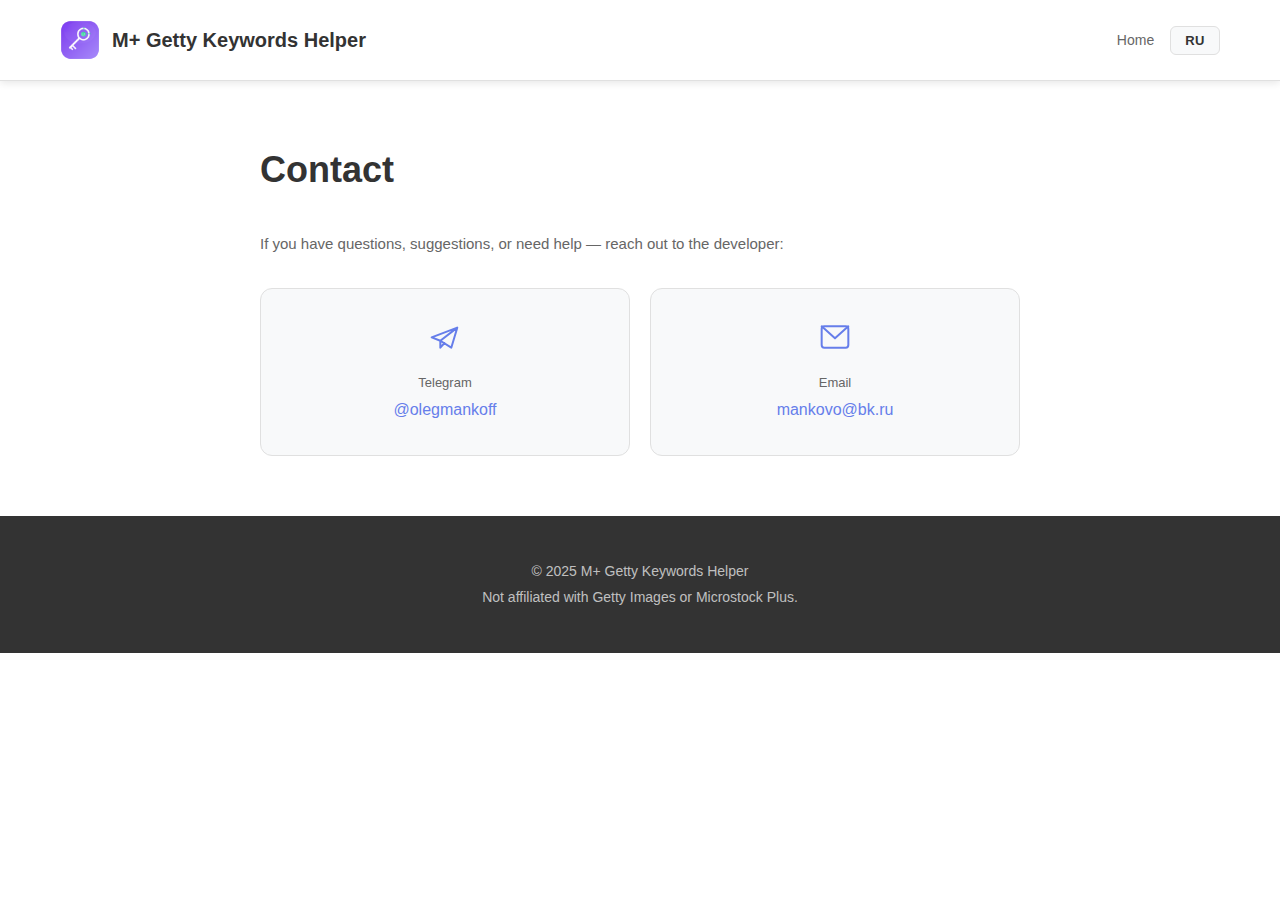
<file: contact.html>
<!DOCTYPE html>
<html lang="ru">
<head>
  <meta charset="UTF-8">
  <meta name="viewport" content="width=device-width, initial-scale=1.0">
  <title>Контакты — M+ Getty Keywords Helper</title>
  <link rel="stylesheet" href="style.css">
  <link rel="icon" type="image/png" href="icon128.png">
</head>
<body>
  <!-- Header -->
  <header class="header">
    <div class="container">
      <div class="logo">
        <a href="index.html" style="display:flex;align-items:center;gap:12px;text-decoration:none;color:inherit;">
          <img src="icon128.png" alt="Getty Keywords Helper" width="40" height="40" style="border-radius: 8px;">
          <span>M+ Getty Keywords Helper</span>
        </a>
      </div>
      <div class="header-right">
        <a href="index.html" class="header-link" data-lang-ru="На главную" data-lang-en="Home">На главную</a>
        <button class="lang-toggle" onclick="toggleLang()">EN</button>
      </div>
    </div>
  </header>

  <div class="privacy-content">
    <h1 data-lang-ru="Контакты" data-lang-en="Contact">Контакты</h1>

    <p data-lang-ru="Если у вас есть вопросы, предложения или нужна помощь — свяжитесь с разработчиком любым удобным способом:" data-lang-en="If you have questions, suggestions, or need help — reach out to the developer:">Если у вас есть вопросы, предложения или нужна помощь — свяжитесь с разработчиком любым удобным способом:</p>

    <div class="contact-cards">
      <a href="https://t.me/olegmankoff" target="_blank" class="contact-card">
        <div class="contact-icon">
          <svg width="32" height="32" viewBox="0 0 24 24" fill="none" stroke="currentColor" stroke-width="1.5" stroke-linecap="round" stroke-linejoin="round">
            <path d="M21.2 5L2 12.3l6.5 2.5M21.2 5l-4.5 15-8.2-5.2M21.2 5L8.5 14.8M8.5 14.8V20l3.1-3.5"/>
          </svg>
        </div>
        <div class="contact-label">Telegram</div>
        <div class="contact-value">@olegmankoff</div>
      </a>

      <a href="mailto:mankovo@bk.ru" class="contact-card">
        <div class="contact-icon">
          <svg width="32" height="32" viewBox="0 0 24 24" fill="none" stroke="currentColor" stroke-width="1.5" stroke-linecap="round" stroke-linejoin="round">
            <rect x="2" y="4" width="20" height="16" rx="2"/>
            <path d="M22 4L12 13 2 4"/>
          </svg>
        </div>
        <div class="contact-label">Email</div>
        <div class="contact-value">mankovo@bk.ru</div>
      </a>
    </div>
  </div>

  <!-- Footer -->
  <footer class="footer">
    <div class="container">
      <p>&copy; 2025 M+ Getty Keywords Helper</p>
      <p data-lang-ru="Не связано с Getty Images или Microstock Plus." data-lang-en="Not affiliated with Getty Images or Microstock Plus.">Not affiliated with Getty Images or Microstock Plus.</p>
    </div>
  </footer>

  <script>
    function toggleLang() {
      var current = localStorage.getItem('lang') || 'ru';
      setLang(current === 'ru' ? 'en' : 'ru');
    }

    function setLang(lang) {
      localStorage.setItem('lang', lang);
      document.documentElement.lang = lang;
      document.querySelectorAll('[data-lang-' + lang + ']').forEach(function(el) {
        el.textContent = el.getAttribute('data-lang-' + lang);
      });
      document.querySelectorAll('.lang-toggle').forEach(function(btn) {
        btn.textContent = lang === 'ru' ? 'EN' : 'RU';
      });
      document.title = lang === 'ru'
        ? 'Контакты — M+ Getty Keywords Helper'
        : 'Contact — M+ Getty Keywords Helper';
    }

    setLang(localStorage.getItem('lang') || (navigator.language.startsWith('ru') ? 'ru' : 'en'));
  </script>
</body>
</html>
</file>
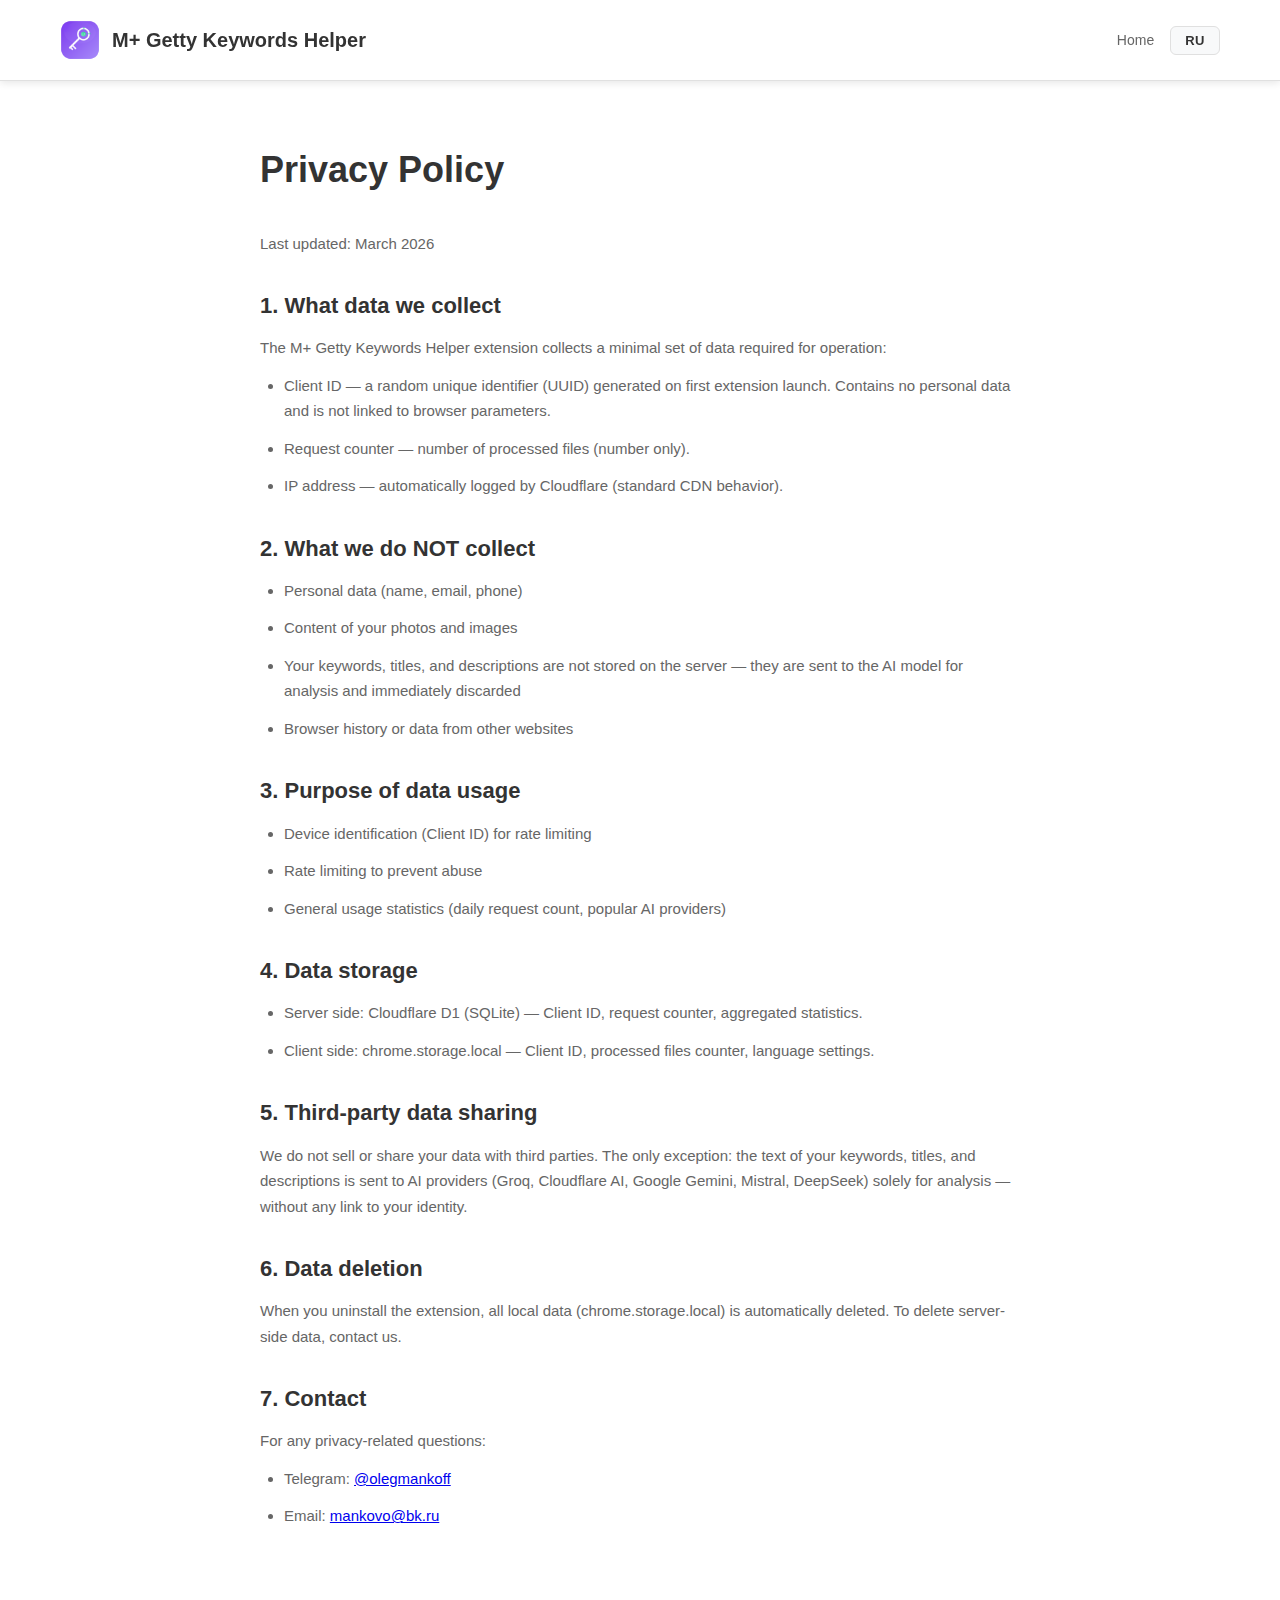
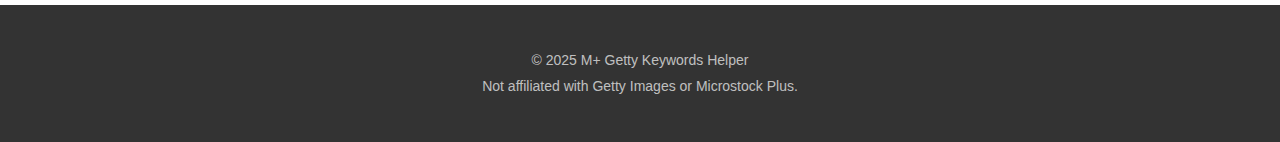
<file: privacy.html>
<!DOCTYPE html>
<html lang="ru">
<head>
  <meta charset="UTF-8">
  <meta name="viewport" content="width=device-width, initial-scale=1.0">
  <title>Privacy Policy — M+ Getty Keywords Helper</title>
  <link rel="stylesheet" href="style.css">
  <link rel="icon" type="image/png" href="icon128.png">
</head>
<body>
  <!-- Header -->
  <header class="header">
    <div class="container">
      <div class="logo">
        <a href="index.html" style="display:flex;align-items:center;gap:12px;text-decoration:none;color:inherit;">
          <img src="icon128.png" alt="Getty Keywords Helper" width="40" height="40" style="border-radius: 8px;">
          <span>M+ Getty Keywords Helper</span>
        </a>
      </div>
      <div class="header-right">
        <a href="index.html" class="header-link" data-lang-ru="На главную" data-lang-en="Home">На главную</a>
        <button class="lang-toggle" onclick="toggleLang()">EN</button>
      </div>
    </div>
  </header>

  <div class="privacy-content">
    <h1 data-lang-ru="Политика конфиденциальности" data-lang-en="Privacy Policy">Политика конфиденциальности</h1>

    <p data-lang-ru="Последнее обновление: март 2026" data-lang-en="Last updated: March 2026">Последнее обновление: март 2026</p>

    <h2 data-lang-ru="1. Какие данные мы собираем" data-lang-en="1. What data we collect">1. Какие данные мы собираем</h2>
    <p data-lang-ru="Расширение M+ Getty Keywords Helper собирает минимальный набор данных, необходимый для работы:" data-lang-en="The M+ Getty Keywords Helper extension collects a minimal set of data required for operation:">Расширение M+ Getty Keywords Helper собирает минимальный набор данных, необходимый для работы:</p>
    <ul>
      <li data-lang-ru="Client ID — случайный уникальный идентификатор (UUID), генерируемый при первом запуске расширения. Не содержит персональных данных и не привязан к параметрам браузера." data-lang-en="Client ID — a random unique identifier (UUID) generated on first extension launch. Contains no personal data and is not linked to browser parameters.">Client ID — случайный уникальный идентификатор (UUID), генерируемый при первом запуске расширения. Не содержит персональных данных и не привязан к параметрам браузера.</li>
      <li data-lang-ru="Счётчик запросов — количество обработанных файлов (только число)." data-lang-en="Request counter — number of processed files (number only).">Счётчик запросов — количество обработанных файлов (только число).</li>
      <li data-lang-ru="IP-адрес — автоматически фиксируется в логах Cloudflare (стандартное поведение CDN)." data-lang-en="IP address — automatically logged by Cloudflare (standard CDN behavior).">IP-адрес — автоматически фиксируется в логах Cloudflare (стандартное поведение CDN).</li>
    </ul>

    <h2 data-lang-ru="2. Что мы НЕ собираем" data-lang-en="2. What we do NOT collect">2. Что мы НЕ собираем</h2>
    <ul>
      <li data-lang-ru="Личные данные (имя, email, телефон)" data-lang-en="Personal data (name, email, phone)">Личные данные (имя, email, телефон)</li>
      <li data-lang-ru="Содержимое ваших фотографий и изображений" data-lang-en="Content of your photos and images">Содержимое ваших фотографий и изображений</li>
      <li data-lang-ru="Ваши ключевые слова, заголовки и описания не сохраняются на сервере — они передаются AI-модели для анализа и сразу удаляются" data-lang-en="Your keywords, titles, and descriptions are not stored on the server — they are sent to the AI model for analysis and immediately discarded">Ваши ключевые слова, заголовки и описания не сохраняются на сервере — они передаются AI-модели для анализа и сразу удаляются</li>
      <li data-lang-ru="Историю браузера или данные других сайтов" data-lang-en="Browser history or data from other websites">Историю браузера или данные других сайтов</li>
    </ul>

    <h2 data-lang-ru="3. Цели использования данных" data-lang-en="3. Purpose of data usage">3. Цели использования данных</h2>
    <ul>
      <li data-lang-ru="Идентификация устройства (Client ID) для ограничения частоты запросов" data-lang-en="Device identification (Client ID) for rate limiting">Идентификация устройства (Client ID) для ограничения частоты запросов</li>
      <li data-lang-ru="Ограничение частоты запросов (rate limiting) для защиты от злоупотреблений" data-lang-en="Rate limiting to prevent abuse">Ограничение частоты запросов (rate limiting) для защиты от злоупотреблений</li>
      <li data-lang-ru="Общая статистика использования (количество запросов в день, популярные AI-провайдеры)" data-lang-en="General usage statistics (daily request count, popular AI providers)">Общая статистика использования (количество запросов в день, популярные AI-провайдеры)</li>
    </ul>

    <h2 data-lang-ru="4. Хранение данных" data-lang-en="4. Data storage">4. Хранение данных</h2>
    <ul>
      <li data-lang-ru="Серверная сторона: Cloudflare D1 (SQLite) — Client ID, счётчик запросов, агрегированная статистика." data-lang-en="Server side: Cloudflare D1 (SQLite) — Client ID, request counter, aggregated statistics.">Серверная сторона: Cloudflare D1 (SQLite) — Client ID, счётчик запросов, агрегированная статистика.</li>
      <li data-lang-ru="Клиентская сторона: chrome.storage.local — Client ID, счётчик обработанных файлов, настройки языка." data-lang-en="Client side: chrome.storage.local — Client ID, processed files counter, language settings.">Клиентская сторона: chrome.storage.local — Client ID, счётчик обработанных файлов, настройки языка.</li>
    </ul>

    <h2 data-lang-ru="5. Передача данных третьим лицам" data-lang-en="5. Third-party data sharing">5. Передача данных третьим лицам</h2>
    <p data-lang-ru="Мы не продаём и не передаём ваши данные третьим лицам. Единственное исключение: текст ваших ключевых слов, заголовков и описаний передаётся AI-провайдерам (Groq, Cloudflare AI, Google Gemini, Mistral, DeepSeek) исключительно для анализа — без привязки к вашей личности." data-lang-en="We do not sell or share your data with third parties. The only exception: the text of your keywords, titles, and descriptions is sent to AI providers (Groq, Cloudflare AI, Google Gemini, Mistral, DeepSeek) solely for analysis — without any link to your identity.">Мы не продаём и не передаём ваши данные третьим лицам. Единственное исключение: текст ваших ключевых слов, заголовков и описаний передаётся AI-провайдерам (Groq, Cloudflare AI, Google Gemini, Mistral, DeepSeek) исключительно для анализа — без привязки к вашей личности.</p>

    <h2 data-lang-ru="6. Удаление данных" data-lang-en="6. Data deletion">6. Удаление данных</h2>
    <p data-lang-ru="При удалении расширения все локальные данные (chrome.storage.local) удаляются автоматически. Для удаления серверных данных свяжитесь с нами." data-lang-en="When you uninstall the extension, all local data (chrome.storage.local) is automatically deleted. To delete server-side data, contact us.">При удалении расширения все локальные данные (chrome.storage.local) удаляются автоматически. Для удаления серверных данных свяжитесь с нами.</p>

    <h2 data-lang-ru="7. Контакт" data-lang-en="7. Contact">7. Контакт</h2>
    <p><span data-lang-ru="По любым вопросам о конфиденциальности:" data-lang-en="For any privacy-related questions:">По любым вопросам о конфиденциальности:</span></p>
    <ul>
      <li>Telegram: <a href="https://t.me/olegmankoff" target="_blank">@olegmankoff</a></li>
      <li>Email: <a href="mailto:mankovo@bk.ru">mankovo@bk.ru</a></li>
    </ul>
  </div>

  <!-- Footer -->
  <footer class="footer">
    <div class="container">
      <p>&copy; 2025 M+ Getty Keywords Helper</p>
      <p data-lang-ru="Не связано с Getty Images или Microstock Plus." data-lang-en="Not affiliated with Getty Images or Microstock Plus.">Not affiliated with Getty Images or Microstock Plus.</p>
    </div>
  </footer>

  <script>
    function toggleLang() {
      var current = localStorage.getItem('lang') || 'ru';
      setLang(current === 'ru' ? 'en' : 'ru');
    }

    function setLang(lang) {
      localStorage.setItem('lang', lang);
      document.documentElement.lang = lang;
      document.querySelectorAll('[data-lang-' + lang + ']').forEach(function(el) {
        el.textContent = el.getAttribute('data-lang-' + lang);
      });
      document.querySelectorAll('.lang-toggle').forEach(function(btn) {
        btn.textContent = lang === 'ru' ? 'EN' : 'RU';
      });
      document.title = lang === 'ru'
        ? 'Политика конфиденциальности — M+ Getty Keywords Helper'
        : 'Privacy Policy — M+ Getty Keywords Helper';
    }

    setLang(localStorage.getItem('lang') || (navigator.language.startsWith('ru') ? 'ru' : 'en'));
  </script>
</body>
</html>
</file>
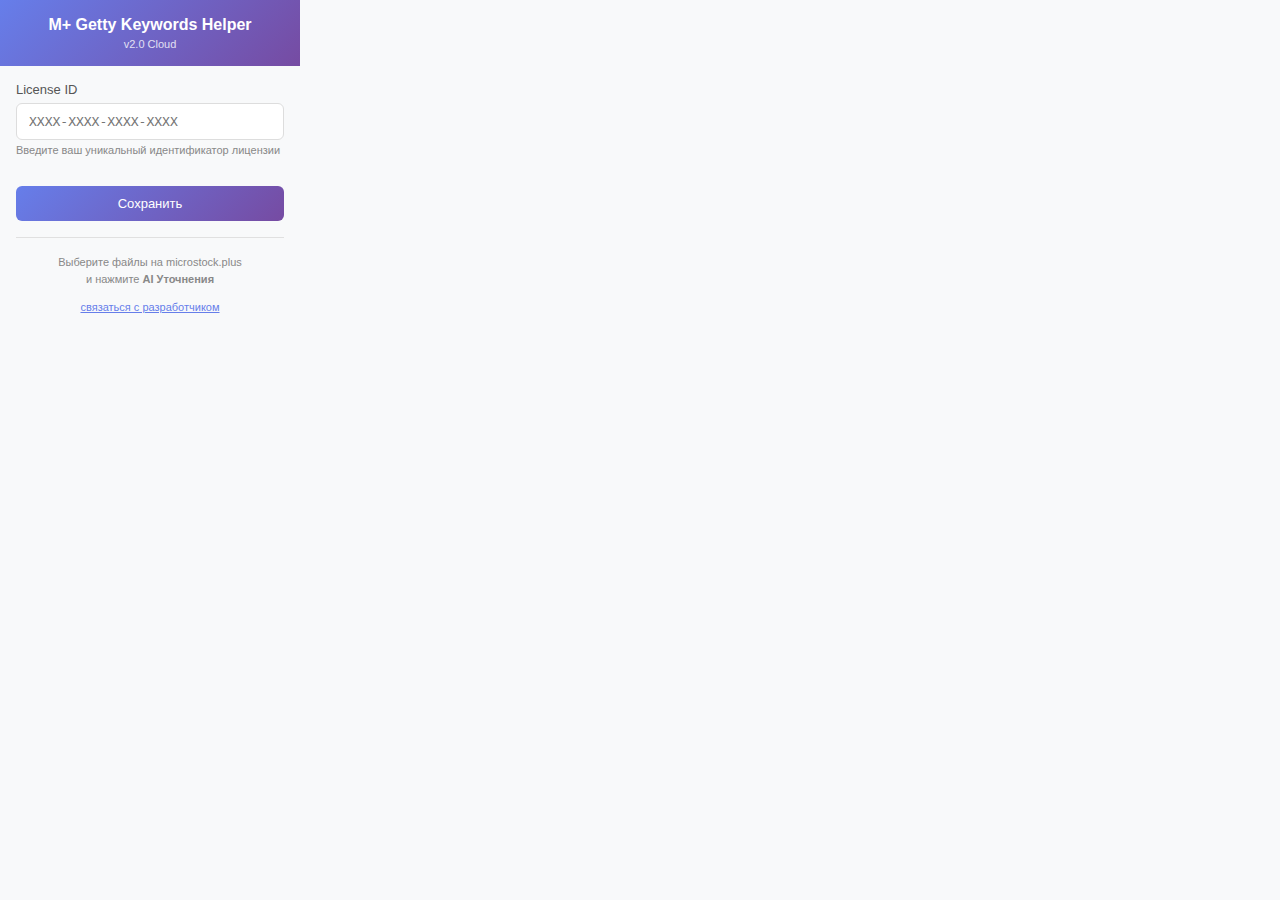
<file: getty-keywords-helper-cloud-v2.0/popup.html>
<!DOCTYPE html>
<html>
<head>
  <meta charset="UTF-8">
  <style>
    * {
      box-sizing: border-box;
      margin: 0;
      padding: 0;
    }
    
    body {
      width: 300px;
      font-family: -apple-system, BlinkMacSystemFont, 'Segoe UI', Roboto, sans-serif;
      font-size: 13px;
      color: #333;
      background: #f8f9fa;
    }
    
    .header {
      background: linear-gradient(135deg, #667eea 0%, #764ba2 100%);
      color: white;
      padding: 16px;
      text-align: center;
    }
    
    .header h1 {
      font-size: 16px;
      font-weight: 600;
      margin-bottom: 4px;
    }
    
    .header .version {
      font-size: 11px;
      opacity: 0.8;
    }
    
    .content {
      padding: 16px;
    }
    
    .field {
      margin-bottom: 14px;
    }
    
    .field label {
      display: block;
      font-weight: 500;
      margin-bottom: 6px;
      color: #555;
    }
    
    .field input {
      width: 100%;
      padding: 10px 12px;
      border: 1px solid #ddd;
      border-radius: 6px;
      font-size: 13px;
      font-family: monospace;
      transition: border-color 0.2s;
    }
    
    .field input:focus {
      outline: none;
      border-color: #667eea;
    }
    
    .field .hint {
      font-size: 11px;
      color: #888;
      margin-top: 4px;
    }
    
    .btn-save {
      width: 100%;
      padding: 10px 16px;
      border: none;
      border-radius: 6px;
      font-size: 13px;
      font-weight: 500;
      cursor: pointer;
      transition: all 0.2s;
      background: linear-gradient(135deg, #667eea 0%, #764ba2 100%);
      color: white;
      margin-top: 16px;
    }
    
    .btn-save:hover {
      transform: translateY(-1px);
      box-shadow: 0 4px 8px rgba(102, 126, 234, 0.4);
    }
    
    .btn-stop {
      width: 100%;
      padding: 10px 16px;
      border: none;
      border-radius: 6px;
      font-size: 13px;
      font-weight: 500;
      cursor: pointer;
      transition: all 0.2s;
      background: linear-gradient(135deg, #eb3349 0%, #f45c43 100%);
      color: white;
      margin-top: 12px;
      display: none;
    }
    
    .btn-stop.visible {
      display: block;
    }
    
    .btn-stop:hover {
      transform: translateY(-1px);
      box-shadow: 0 4px 8px rgba(235, 51, 73, 0.4);
    }
    
    .btn-stop:disabled {
      opacity: 0.5;
      cursor: not-allowed;
      transform: none;
    }
    
    .status {
      margin-top: 12px;
      padding: 10px;
      border-radius: 6px;
      font-size: 12px;
      text-align: center;
      display: none;
    }
    
    .status.success {
      display: block;
      background: #d4edda;
      color: #155724;
    }
    
    .status.error {
      display: block;
      background: #f8d7da;
      color: #721c24;
    }
    
    .divider {
      height: 1px;
      background: #e0e0e0;
      margin: 16px 0;
    }
    
    .info {
      font-size: 11px;
      color: #888;
      text-align: center;
      line-height: 1.5;
    }
    
    .contact {
      margin-top: 12px;
      text-align: center;
    }
    
    .contact a {
      font-size: 11px;
      color: #667eea;
      text-decoration: underline;
      cursor: pointer;
    }
    
    .contact a:hover {
      color: #764ba2;
    }
  </style>
</head>
<body>
  <div class="header">
    <h1>M+ Getty Keywords Helper</h1>
    <div class="version">v2.0 Cloud</div>
  </div>
  
  <div class="content">
    <div class="field">
      <label>License ID</label>
      <input type="text" id="licenseId" placeholder="XXXX-XXXX-XXXX-XXXX">
      <div class="hint">Введите ваш уникальный идентификатор лицензии</div>
    </div>
    
    <button class="btn-save" id="saveBtn">Сохранить</button>
    
    <div class="status" id="status"></div>
    
    <div class="divider"></div>
    
    <div class="info">
      Выберите файлы на microstock.plus<br>
      и нажмите <strong>AI Уточнения</strong>
    </div>
    
    <div class="contact">
      <a href="https://t.me/olegmankoff" target="_blank">связаться с разработчиком</a>
    </div>
    
    <button class="btn-stop" id="stopBtn">Stop</button>
  </div>
  
  <script src="popup.js"></script>
</body>
</html>
</file>
<file: style.css>
* {
  margin: 0;
  padding: 0;
  box-sizing: border-box;
}

:root {
  --primary: #667eea;
  --primary-dark: #764ba2;
  --success: #11998e;
  --text: #333;
  --text-light: #666;
  --bg: #ffffff;
  --bg-light: #f8f9fa;
  --border: #e0e0e0;
  --shadow: rgba(0, 0, 0, 0.1);
}

body {
  font-family: -apple-system, BlinkMacSystemFont, 'Segoe UI', Roboto, 'Helvetica Neue', Arial, sans-serif;
  color: var(--text);
  line-height: 1.6;
  background: var(--bg);
}

.container {
  max-width: 1200px;
  margin: 0 auto;
  padding: 0 20px;
}

/* Header */
.header {
  background: white;
  border-bottom: 1px solid var(--border);
  padding: 20px 0;
  position: sticky;
  top: 0;
  z-index: 100;
  box-shadow: 0 2px 8px var(--shadow);
}

.header .container {
  display: flex;
  justify-content: space-between;
  align-items: center;
}

.logo {
  display: flex;
  align-items: center;
  gap: 12px;
  font-size: 20px;
  font-weight: 600;
  color: var(--text);
}

.header-right {
  display: flex;
  align-items: center;
  gap: 16px;
}

.header-link {
  color: var(--text-light);
  text-decoration: none;
  font-size: 14px;
  font-weight: 500;
  transition: color 0.2s;
}

.header-link:hover {
  color: var(--primary);
}

.lang-toggle {
  padding: 6px 14px;
  background: var(--bg-light);
  border: 1px solid var(--border);
  border-radius: 6px;
  font-size: 13px;
  font-weight: 600;
  color: var(--text);
  cursor: pointer;
  transition: all 0.2s;
  letter-spacing: 0.5px;
}

.lang-toggle:hover {
  border-color: var(--primary);
  color: var(--primary);
  background: rgba(102, 126, 234, 0.08);
}

/* Hero */
.hero {
  padding: 80px 0 40px;
  text-align: center;
  background: linear-gradient(180deg, #eef1ff 0%, #f3eeff 40%, #ffffff 100%);
}

.hero h1 {
  font-size: 52px;
  font-weight: 700;
  margin-bottom: 24px;
  line-height: 1.15;
  background: linear-gradient(135deg, var(--primary) 0%, var(--primary-dark) 100%);
  -webkit-background-clip: text;
  -webkit-text-fill-color: transparent;
  background-clip: text;
}

.subtitle {
  font-size: 20px;
  color: var(--text-light);
  margin-bottom: 48px;
  max-width: 600px;
  margin-left: auto;
  margin-right: auto;
  line-height: 1.5;
}

/* Hero CTA - большая главная кнопка */
.btn-hero {
  padding: 20px 48px;
  font-size: 20px;
  border-radius: 12px;
  box-shadow: 0 8px 30px rgba(102, 126, 234, 0.4);
  margin-bottom: 16px;
}

.btn-hero:hover {
  transform: translateY(-3px);
  box-shadow: 0 12px 40px rgba(102, 126, 234, 0.5);
}

.btn-hero svg {
  width: 28px;
  height: 28px;
}

/* Hero Key */
.hero-key {
  font-size: 15px;
  color: var(--text-light);
  margin-bottom: 32px;
}

.hero-key code {
  background: #fff3cd;
  padding: 6px 14px;
  border-radius: 6px;
  font-family: 'Courier New', monospace;
  font-weight: 600;
  font-size: 15px;
  color: #856404;
  margin-left: 8px;
}

/* Hero FAQ - компактный горизонтальный */
.hero-faq {
  display: flex;
  gap: 12px;
  justify-content: center;
  align-items: center;
}

.hero-faq-item {
  display: flex;
  align-items: center;
  gap: 8px;
}

.hero-faq-q {
  font-size: 14px;
  color: var(--text-light);
}

.hero-faq-a {
  font-size: 14px;
  font-weight: 600;
  color: var(--primary);
}

.hero-faq-divider {
  color: var(--border);
  font-size: 20px;
}

.btn {
  display: inline-flex;
  align-items: center;
  gap: 8px;
  padding: 14px 28px;
  border-radius: 8px;
  font-size: 16px;
  font-weight: 600;
  text-decoration: none;
  transition: all 0.2s;
  cursor: pointer;
  border: none;
}

.btn-primary {
  background: linear-gradient(135deg, var(--primary) 0%, var(--primary-dark) 100%);
  color: white;
  box-shadow: 0 4px 12px rgba(102, 126, 234, 0.3);
}

.btn-primary:hover {
  transform: translateY(-2px);
  box-shadow: 0 6px 20px rgba(102, 126, 234, 0.4);
}

.btn-secondary {
  background: white;
  color: var(--primary);
  border: 2px solid var(--primary);
}

.btn-secondary:hover {
  background: var(--bg-light);
}

/* Video */
.video-container {
  max-width: 800px;
  margin: 0 auto 60px;
  border-radius: 16px;
  overflow: hidden;
  box-shadow: 0 10px 40px rgba(0, 0, 0, 0.15);
  aspect-ratio: 16 / 9;
}

.video-container iframe {
  width: 100%;
  height: 100%;
  border: none;
}

/* Diagram */
.diagram-container {
  max-width: 900px;
  margin: 0 auto 60px;
}

.diagram-img {
  width: 100%;
  height: auto;
}

.key-info {
  display: inline-flex;
  align-items: center;
  gap: 8px;
  padding: 12px 20px;
  background: #fff3cd;
  border: 1px solid #ffc107;
  border-radius: 8px;
  font-size: 14px;
  color: #856404;
}

.key-info code {
  background: white;
  padding: 4px 12px;
  border-radius: 4px;
  font-family: 'Courier New', monospace;
  font-weight: 600;
  font-size: 15px;
  color: var(--primary);
}

/* What's New */
.whats-new {
  padding: 60px 0;
  background: white;
}

.whats-new-card {
  max-width: 800px;
  margin: 0 auto;
  padding: 48px;
  background: linear-gradient(135deg, #f0f4ff 0%, #faf0ff 100%);
  border-radius: 20px;
  border: 1px solid rgba(102, 126, 234, 0.15);
  box-shadow: 0 4px 24px rgba(102, 126, 234, 0.1);
}

.whats-new-toggle {
  display: flex;
  align-items: center;
  justify-content: center;
  gap: 12px;
  width: 100%;
  background: none;
  border: none;
  cursor: pointer;
  padding: 0;
}

.whats-new-toggle h2 {
  text-align: center;
  font-size: 32px;
  margin: 0;
  background: linear-gradient(135deg, var(--primary) 0%, var(--primary-dark) 100%);
  -webkit-background-clip: text;
  -webkit-text-fill-color: transparent;
  background-clip: text;
}

.whats-new-arrow {
  color: var(--primary);
  transition: transform 0.3s ease;
  flex-shrink: 0;
}

.whats-new-card.open .whats-new-arrow {
  transform: rotate(180deg);
}

.whats-new-list {
  display: flex;
  flex-direction: column;
  gap: 16px;
  max-height: 0;
  overflow: hidden;
  transition: max-height 0.4s ease, margin-top 0.3s ease;
  margin-top: 0;
}

.whats-new-card.open .whats-new-list {
  max-height: 900px;
  margin-top: 32px;
}

.whats-new-item {
  display: flex;
  align-items: flex-start;
  gap: 16px;
  padding: 16px 20px;
  background: white;
  border-radius: 12px;
  box-shadow: 0 2px 8px rgba(0, 0, 0, 0.06);
}

.whats-new-icon {
  flex-shrink: 0;
  width: 40px;
  height: 40px;
  border-radius: 10px;
  display: flex;
  align-items: center;
  justify-content: center;
  margin-top: 2px;
}

.whats-new-icon--ai { background: #e8f5e9; color: #2e7d32; }
.whats-new-icon--stable { background: #e3f2fd; color: #1565c0; }
.whats-new-icon--retry { background: #fff3e0; color: #e65100; }
.whats-new-icon--counter { background: #f3e5f5; color: #7b1fa2; }
.whats-new-icon--lock { background: #fce4ec; color: #c62828; }
.whats-new-icon--id { background: #e0f2f1; color: #00695c; }

.whats-new-icon svg {
  stroke: currentColor;
}

.whats-new-item strong {
  display: block;
  font-size: 16px;
  color: var(--text);
  margin-bottom: 4px;
}

.whats-new-item p {
  font-size: 14px;
  color: var(--text-light);
  line-height: 1.5;
  margin: 0;
}

@media (max-width: 768px) {
  .whats-new-card {
    padding: 32px 20px;
  }

  .whats-new-card h2 {
    font-size: 24px;
  }
}

/* Screenshots */
.screenshots {
  padding: 60px 0;
  background: white;
}

.screenshot-grid {
  display: grid;
  grid-template-columns: repeat(2, 1fr);
  gap: 40px;
  align-items: start;
}

.screenshot-card {
  text-align: center;
}

.screenshot-img {
  width: 100%;
  height: 300px;
  object-fit: cover;
  object-position: top left;
  border-radius: 12px;
  box-shadow: 0 8px 30px rgba(0, 0, 0, 0.15);
  transition: transform 0.3s ease, box-shadow 0.3s ease;
  cursor: pointer;
  margin-bottom: 24px;
}

.screenshot-img:hover {
  transform: scale(1.02);
  box-shadow: 0 12px 40px rgba(0, 0, 0, 0.2);
}

.screenshot-card h3 {
  font-size: 24px;
  margin-bottom: 12px;
  color: var(--text);
}

.screenshot-card p {
  color: var(--text-light);
  font-size: 16px;
}

/* Lightbox */
.lightbox {
  position: fixed;
  top: 0;
  left: 0;
  width: 100%;
  height: 100%;
  background: rgba(0, 0, 0, 0.85);
  display: flex;
  align-items: center;
  justify-content: center;
  z-index: 9999;
  opacity: 0;
  visibility: hidden;
  transition: opacity 0.3s ease, visibility 0.3s ease;
  cursor: pointer;
}

.lightbox.active {
  opacity: 1;
  visibility: visible;
}

.lightbox img {
  max-width: 90%;
  max-height: 90%;
  border-radius: 12px;
  box-shadow: 0 20px 60px rgba(0, 0, 0, 0.5);
  transform: scale(0.9);
  transition: transform 0.3s ease;
}

.lightbox.active img {
  transform: scale(1);
}

/* Features */
.features {
  padding: 80px 0;
  background: var(--bg-light);
}

.features h2 {
  text-align: center;
  font-size: 40px;
  margin-bottom: 60px;
  color: var(--text);
}

/* FAQ Section */
.faq-section {
  max-width: 700px;
  margin: 0 auto;
  display: flex;
  flex-direction: column;
  gap: 20px;
}

.faq-card {
  background: white;
  border-radius: 12px;
  padding: 24px 28px;
  box-shadow: 0 4px 15px rgba(0, 0, 0, 0.08);
  text-align: left;
}

.faq-q {
  font-size: 17px;
  font-weight: 600;
  color: var(--primary);
  margin-bottom: 10px;
}

.faq-a {
  font-size: 15px;
  color: var(--text-light);
  line-height: 1.6;
}

/* Installation */
.installation {
  padding: 80px 0;
  background: white;
}

.installation h2 {
  text-align: center;
  font-size: 40px;
  margin-bottom: 60px;
  color: var(--text);
}

.install-steps {
  max-width: 800px;
  margin: 0 auto;
}

.step {
  display: flex;
  gap: 24px;
  margin-bottom: 40px;
  align-items: flex-start;
}

.step-number {
  flex-shrink: 0;
  width: 48px;
  height: 48px;
  background: linear-gradient(135deg, var(--primary) 0%, var(--primary-dark) 100%);
  color: white;
  border-radius: 50%;
  display: flex;
  align-items: center;
  justify-content: center;
  font-size: 20px;
  font-weight: 700;
}

.step-content h3 {
  font-size: 20px;
  margin-bottom: 8px;
  color: var(--text);
}

.step-content p {
  color: var(--text-light);
  margin-bottom: 16px;
  font-size: 15px;
}

.step-content code {
  background: var(--bg-light);
  padding: 4px 12px;
  border-radius: 4px;
  font-family: 'Courier New', monospace;
  font-size: 14px;
  color: var(--primary);
}

.step-content code.highlight {
  background: #fff3cd;
  color: #856404;
  font-weight: 600;
  padding: 6px 16px;
  font-size: 16px;
}

.install-warning {
  margin-top: 32px;
  padding: 16px 20px;
  background: rgba(251, 191, 36, 0.08);
  border: 1px solid rgba(251, 191, 36, 0.25);
  border-radius: 10px;
  display: flex;
  align-items: center;
  gap: 12px;
}

.install-warning svg {
  flex-shrink: 0;
  color: #FBBF24;
  margin-top: 0;
}

.install-warning p {
  margin: 0;
  color: var(--text-light);
  font-size: 13px;
  line-height: 1.5;
}

.install-help {
  margin-top: 60px;
  padding: 24px;
  background: var(--bg-light);
  border-radius: 12px;
  display: flex;
  align-items: center;
  gap: 12px;
  justify-content: center;
}

.install-help svg {
  flex-shrink: 0;
  color: var(--primary);
}

.install-help p {
  margin: 0;
  color: var(--text-light);
}

.install-help a {
  color: var(--primary);
  font-weight: 600;
  text-decoration: none;
}

.install-help a:hover {
  text-decoration: underline;
}

/* Beta Info */
.beta-info {
  padding: 80px 0;
  background: var(--bg-light);
}

.beta-card {
  max-width: 700px;
  margin: 0 auto;
  padding: 48px;
  background: white;
  border-radius: 16px;
  box-shadow: 0 4px 24px var(--shadow);
  text-align: center;
}

.beta-card h2 {
  font-size: 32px;
  margin-bottom: 16px;
  color: var(--text);
}

.beta-card > p {
  font-size: 16px;
  color: var(--text-light);
  margin-bottom: 32px;
  line-height: 1.6;
}

.beta-features {
  display: flex;
  flex-direction: column;
  gap: 16px;
  margin-bottom: 32px;
  text-align: left;
}

.beta-feature {
  display: flex;
  align-items: center;
  gap: 12px;
  padding: 16px;
  background: var(--bg-light);
  border-radius: 8px;
}

.beta-feature svg {
  flex-shrink: 0;
}

.beta-feature span {
  font-size: 15px;
  color: var(--text);
}

/* Footer */
.footer {
  padding: 40px 0;
  background: var(--text);
  color: rgba(255, 255, 255, 0.7);
  text-align: center;
}

.footer p {
  margin: 4px 0;
  font-size: 14px;
}

/* Responsive */
@media (max-width: 768px) {
  .hero h1 {
    font-size: 32px;
  }

  .subtitle {
    font-size: 16px;
  }

  .btn-hero {
    padding: 16px 32px;
    font-size: 18px;
  }

  .hero-faq {
    flex-direction: column;
    gap: 8px;
  }

  .hero-faq-divider {
    display: none;
  }

  .hero-faq-item {
    width: 100%;
    max-width: 340px;
  }

  .hero-actions {
    flex-direction: column;
    align-items: stretch;
  }

  .screenshot-grid {
    grid-template-columns: 1fr;
  }

  .screenshot-img {
    height: 250px;
  }

  .step {
    flex-direction: column;
  }

  .beta-card {
    padding: 32px 24px;
  }

  .header .container {
    flex-direction: column;
    gap: 16px;
  }
}

/* Browser links */
.browser-links {
  display: flex;
  gap: 8px;
  flex-wrap: wrap;
  margin: 12px 0;
}

.browser-link {
  display: inline-flex;
  align-items: center;
  gap: 6px;
  padding: 8px 16px;
  background: var(--bg-card);
  border: 1px solid var(--border);
  border-radius: 8px;
  color: var(--text);
  text-decoration: none;
  font-size: 14px;
  font-weight: 500;
  transition: all 0.2s;
  cursor: pointer;
}

.browser-link:hover {
  border-color: var(--primary);
  color: var(--primary);
  background: rgba(99, 102, 241, 0.1);
}

.browser-link.active {
  border-color: var(--primary);
  color: var(--primary);
  background: rgba(99, 102, 241, 0.1);
}

.ext-url-bar {
  display: flex;
  align-items: center;
  gap: 8px;
  padding: 8px 12px;
  background: var(--bg-card);
  border: 1px solid var(--border);
  border-radius: 8px;
  margin: 8px 0;
}

.ext-url-bar code {
  flex: 1;
  font-size: 14px;
  color: var(--primary);
  user-select: all;
}

.ext-url-copy {
  display: inline-flex;
  align-items: center;
  gap: 4px;
  padding: 4px 12px;
  background: var(--primary);
  color: white;
  border: none;
  border-radius: 6px;
  font-size: 12px;
  cursor: pointer;
  white-space: nowrap;
  transition: background 0.2s;
}

.ext-url-copy:hover {
  background: var(--primary-hover, #818cf8);
}

.browser-hint {
  font-size: 12px;
  color: var(--text-dim);
  margin-top: 4px;
}

/* Footer links */
.footer-links {
  margin: 8px 0;
}

.footer-links a {
  color: var(--primary);
  text-decoration: none;
  font-size: 13px;
  transition: color 0.2s;
}

.footer-links a:hover {
  color: #8da2ff;
}

/* Privacy page */
.privacy-content {
  max-width: 800px;
  margin: 0 auto;
  padding: 60px 20px;
}

.privacy-content h1 {
  font-size: 36px;
  margin-bottom: 32px;
  color: var(--text);
}

.privacy-content h2 {
  font-size: 22px;
  margin-top: 32px;
  margin-bottom: 12px;
  color: var(--text);
}

.privacy-content p,
.privacy-content li {
  font-size: 15px;
  color: var(--text-light);
  line-height: 1.7;
  margin-bottom: 12px;
}

.privacy-content ul {
  padding-left: 24px;
  margin-bottom: 16px;
}

/* Contact page */
.contact-cards {
  display: flex;
  gap: 20px;
  margin-top: 32px;
}

.contact-card {
  flex: 1;
  display: flex;
  flex-direction: column;
  align-items: center;
  padding: 32px 20px;
  border: 1px solid var(--border);
  border-radius: 12px;
  text-decoration: none;
  color: var(--text);
  transition: all 0.2s;
  background: var(--bg-light);
}

.contact-card:hover {
  border-color: var(--primary);
  box-shadow: 0 4px 16px rgba(102, 126, 234, 0.15);
  transform: translateY(-2px);
}

.contact-icon {
  color: var(--primary);
  margin-bottom: 12px;
}

.contact-label {
  font-size: 13px;
  color: var(--text-light);
  margin-bottom: 4px;
}

.contact-value {
  font-size: 16px;
  font-weight: 500;
  color: var(--primary);
}

@media (max-width: 480px) {
  .contact-cards {
    flex-direction: column;
  }
}

/* Smooth scroll */
html {
  scroll-behavior: smooth;
}

/* Selection */
::selection {
  background: var(--primary);
  color: white;
}
</file>
